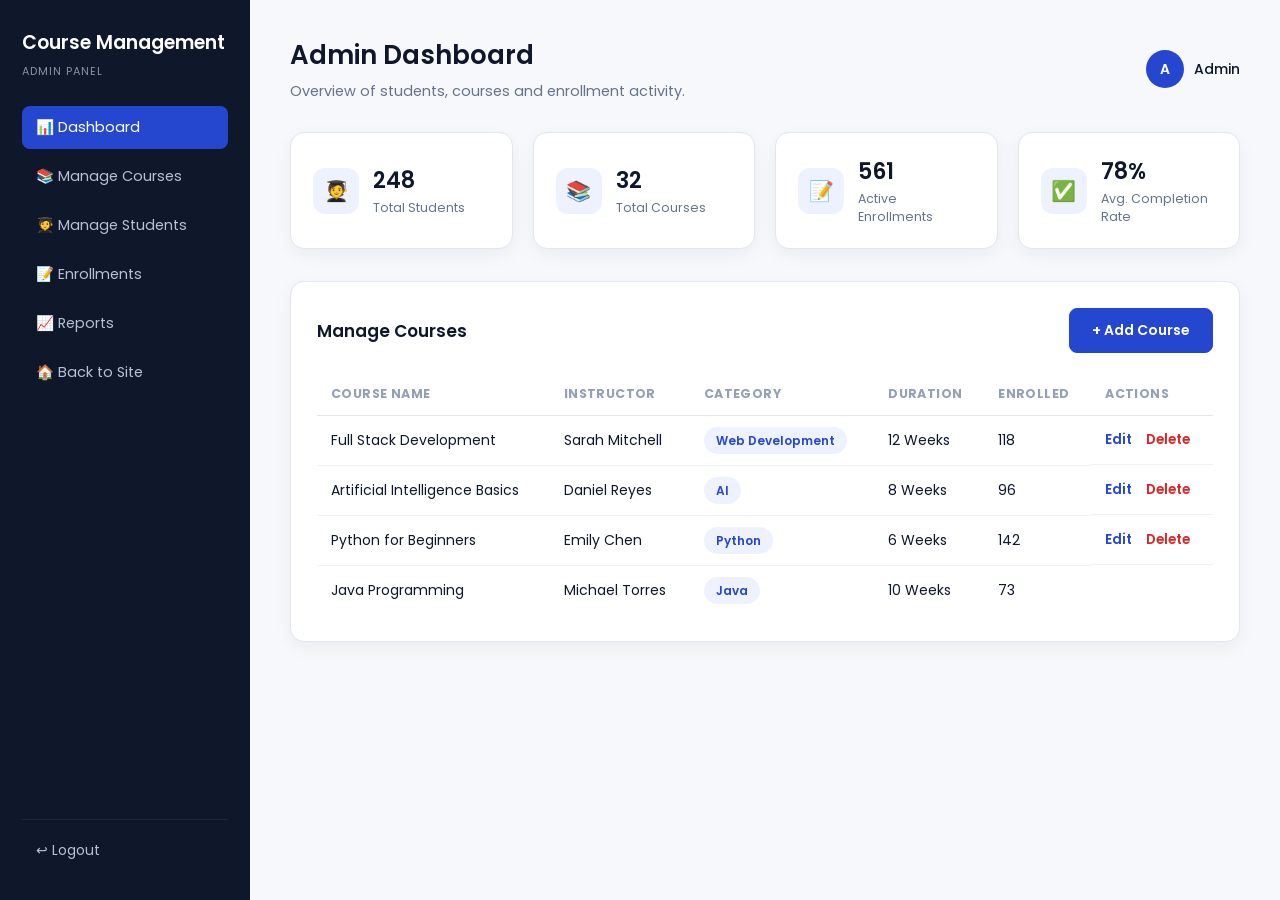
<file: Front End/admin.html>
<!DOCTYPE html>
<html lang="en">
<head>
<meta charset="UTF-8">
<meta name="viewport" content="width=device-width, initial-scale=1.0">
<title>Admin Dashboard | Student Course Management</title>
<link rel="stylesheet" href="admin.css">
<link href="https://fonts.googleapis.com/css2?family=Poppins:wght@300;400;500;600;700&display=swap" rel="stylesheet">
</head>
<body>

<div class="admin-layout">

<aside class="sidebar">
<div class="logo">Course Management</div>
<p class="sidebar-label">ADMIN PANEL</p>
<ul class="sidebar-nav">
<li class="active"><a href="admin.html">📊 Dashboard</a></li>
<li><a href="#">📚 Manage Courses</a></li>
<li><a href="#">🧑‍🎓 Manage Students</a></li>
<li><a href="#">📝 Enrollments</a></li>
<li><a href="#">📈 Reports</a></li>
<li><a href="index.html">🏠 Back to Site</a></li>
</ul>
<a href="login.html" class="logout-link">↩ Logout</a>
</aside>

<main class="admin-main">

<header class="admin-header">
<div>
<h1>Admin Dashboard</h1>
<p>Overview of students, courses and enrollment activity.</p>
</div>
<div class="admin-profile">
<div class="avatar">A</div>
<span>Admin</span>
</div>
</header>

<section class="admin-stats">
<div class="admin-stat-card">
<div class="stat-icon">🧑‍🎓</div>
<div><h2>248</h2><p>Total Students</p></div>
</div>
<div class="admin-stat-card">
<div class="stat-icon">📚</div>
<div><h2>32</h2><p>Total Courses</p></div>
</div>
<div class="admin-stat-card">
<div class="stat-icon">📝</div>
<div><h2>561</h2><p>Active Enrollments</p></div>
</div>
<div class="admin-stat-card">
<div class="stat-icon">✅</div>
<div><h2>78%</h2><p>Avg. Completion Rate</p></div>
</div>
</section>

<section class="admin-panel">
<div class="panel-header">
<h3>Manage Courses</h3>
<button class="btn">+ Add Course</button>
</div>

<table class="admin-table">
<thead>
<tr>
<th>Course Name</th>
<th>Instructor</th>
<th>Category</th>
<th>Duration</th>
<th>Enrolled</th>
<th>Actions</th>
</tr>
</thead>
<tbody>
<tr>
<td>Full Stack Development</td>
<td>Sarah Mitchell</td>
<td><span class="badge">Web Development</span></td>
<td>12 Weeks</td>
<td>118</td>
<td class="actions"><a href="#" class="edit-link">Edit</a><a href="#" class="delete-link">Delete</a></td>
</tr>
<tr>
<td>Artificial Intelligence Basics</td>
<td>Daniel Reyes</td>
<td><span class="badge">AI</span></td>
<td>8 Weeks</td>
<td>96</td>
<td class="actions"><a href="#" class="edit-link">Edit</a><a href="#" class="delete-link">Delete</a></td>
</tr>
<tr>
<td>Python for Beginners</td>
<td>Emily Chen</td>
<td><span class="badge">Python</span></td>
<td>6 Weeks</td>
<td>142</td>
<td class="actions"><a href="#" class="edit-link">Edit</a><a href="#" class="delete-link">Delete</a></td>
</tr>
<tr>
<td>Java Programming</td>
<td>Michael Torres</td>
<td><span class="badge">Java</span></td>
<td>10 Weeks</td>
<td>73</td>
<td
</file>
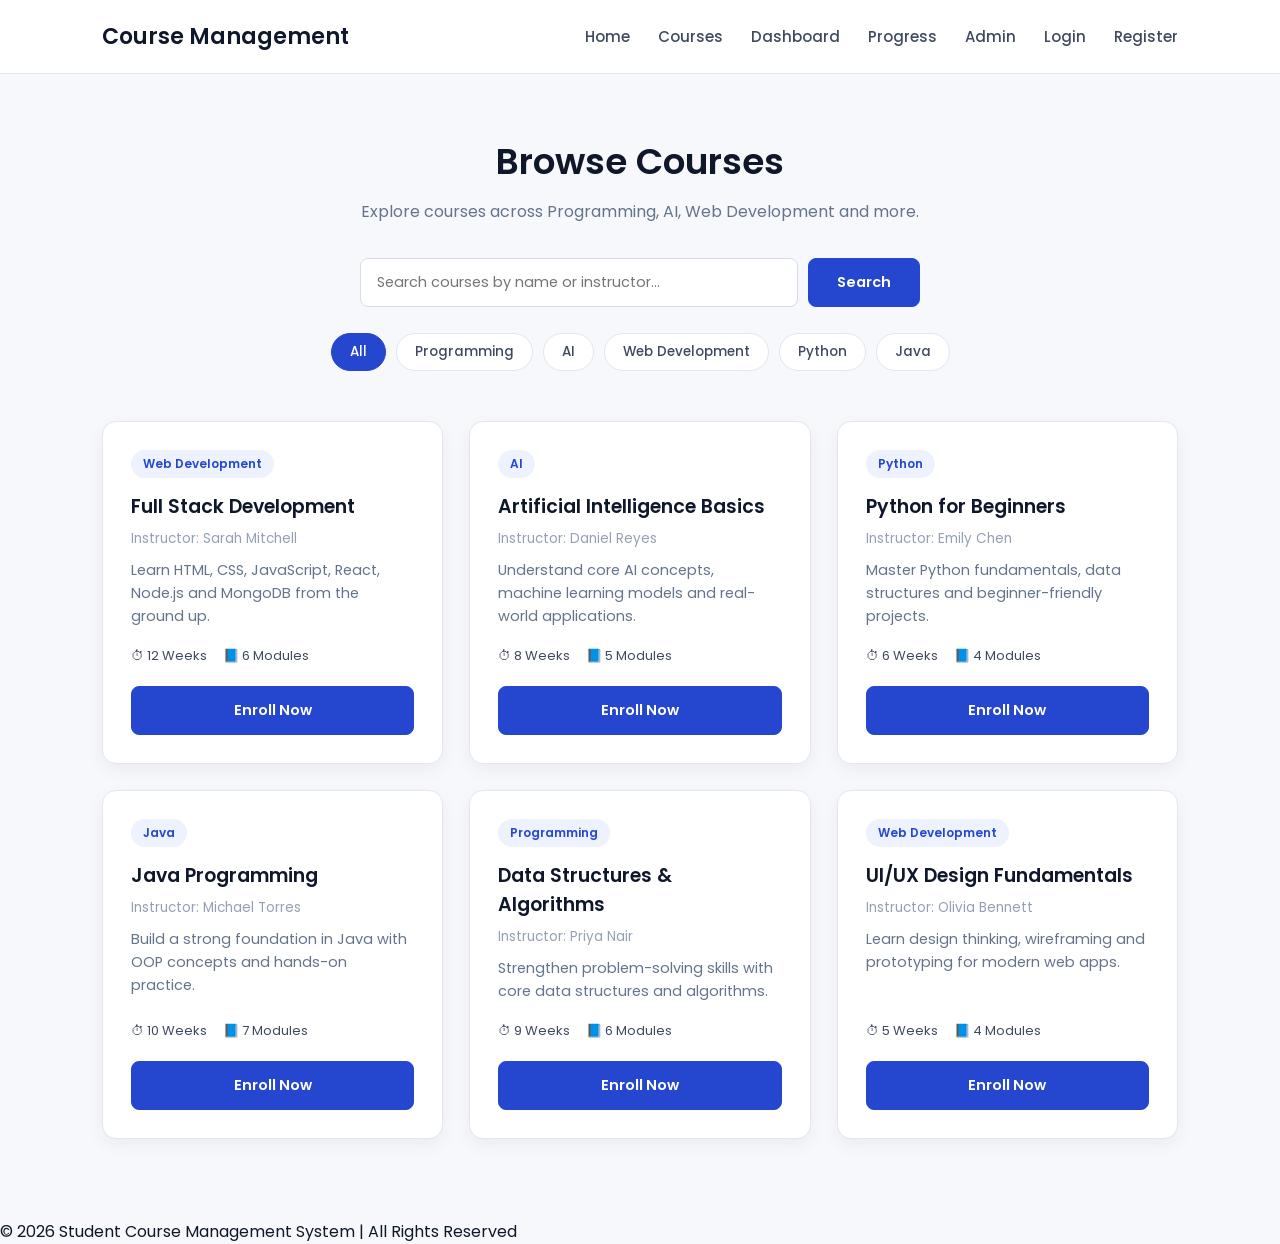
<file: Front End/courses.html>
<!DOCTYPE html>
<html lang="en">
<head>
<meta charset="UTF-8">
<meta name="viewport" content="width=device-width, initial-scale=1.0">
<title>Courses | Student Course Management</title>
<link rel="stylesheet" href="courses.css">
<link href="https://fonts.googleapis.com/css2?family=Poppins:wght@300;400;500;600;700&display=swap" rel="stylesheet">
</head>
<body>

<nav>
<div class="logo">Course Management</div>
<ul>
<li><a href="index.html">Home</a></li>
<li><a href="courses.html">Courses</a></li>
<li><a href="dashboard.html">Dashboard</a></li>
<li><a href="progress.html">Progress</a></li>
<li><a href="admin.html">Admin</a></li>
<li><a href="login.html">Login</a></li>
<li><a href="register.html">Register</a></li>
</ul>
</nav>
  
<section class="courses-header">
<h1>Browse Courses</h1>
<p>Explore courses across Programming, AI, Web Development and more.</p>

<div class="search-bar">
<input type="text" placeholder="Search courses by name or instructor...">
<button class="btn">Search</button>
</div>

<div class="filter-tags">
<span class="tag active">All</span>
<span class="tag">Programming</span>
<span class="tag">AI</span>
<span class="tag">Web Development</span>
<span class="tag">Python</span>
<span class="tag">Java</span>
</div>
</section>

<section class="course-grid">

<div class="course-card">
<span class="category-badge">Web Development</span>
<h3>Full Stack Development</h3>
<p class="instructor">Instructor: Sarah Mitchell</p>
<p class="description">Learn HTML, CSS, JavaScript, React, Node.js and MongoDB from the ground up.</p>
<div class="course-meta">
<span>⏱ 12 Weeks</span>
<span>📘 6 Modules</span>
</div>
<a href="#" class="btn btn-full">Enroll Now</a>
</div>

<div class="course-card">
<span class="category-badge">AI</span>
<h3>Artificial Intelligence Basics</h3>
<p class="instructor">Instructor: Daniel Reyes</p>
<p class="description">Understand core AI concepts, machine learning models and real-world applications.</p>
<div class="course-meta">
<span>⏱ 8 Weeks</span>
<span>📘 5 Modules</span>
</div>
<a href="#" class="btn btn-full">Enroll Now</a>
</div>

<div class="course-card">
<span class="category-badge">Python</span>
<h3>Python for Beginners</h3>
<p class="instructor">Instructor: Emily Chen</p>
<p class="description">Master Python fundamentals, data structures and beginner-friendly projects.</p>
<div class="course-meta">
<span>⏱ 6 Weeks</span>
<span>📘 4 Modules</span>
</div>
<a href="#" class="btn btn-full">Enroll Now</a>
</div>

<div class="course-card">
<span class="category-badge">Java</span>
<h3>Java Programming</h3>
<p class="instructor">Instructor: Michael Torres</p>
<p class="description">Build a strong foundation in Java with OOP concepts and hands-on practice.</p>
<div class="course-meta">
<span>⏱ 10 Weeks</span>
<span>📘 7 Modules</span>
</div>
<a href="#" class="btn btn-full">Enroll Now</a>
</div>

<div class="course-card">
<span class="category-badge">Programming</span>
<h3>Data Structures &amp; Algorithms</h3>
<p class="instructor">Instructor: Priya Nair</p>
<p class="description">Strengthen problem-solving skills with core data structures and algorithms.</p>
<div class="course-meta">
<span>⏱ 9 Weeks</span>
<span>📘 6 Modules</span>
</div>
<a href="#" class="btn btn-full">Enroll Now</a>
</div>

<div class="course-card">
<span class="category-badge">Web Development</span>
<h3>UI/UX Design Fundamentals</h3>
<p class="instructor">Instructor: Olivia Bennett</p>
<p class="description">Learn design thinking, wireframing and prototyping for modern web apps.</p>
<div class="course-meta">
<span>⏱ 5 Weeks</span>
<span>📘 4 Modules</span>
</div>
<a href="#" class="btn btn-full">Enroll Now</a>
</div>

</section>

<footer>
<p>© 2026 Student Course Management System | All Rights Reserved</p>
</footer>

</body>
</html>
</file>
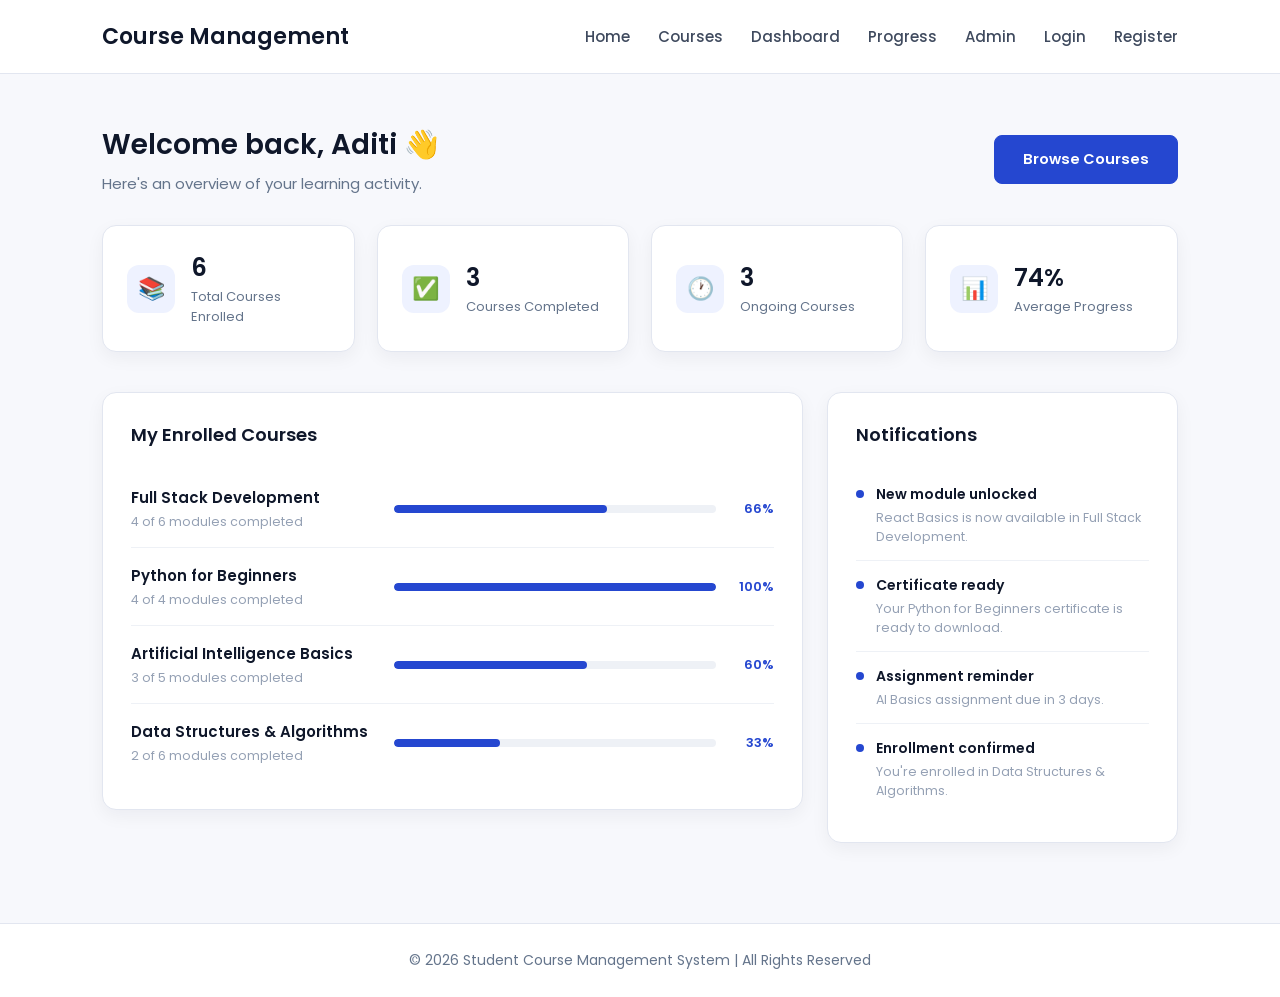
<file: Front End/dashboard.html>
<!DOCTYPE html>
<html lang="en">
<head>
<meta charset="UTF-8">
<meta name="viewport" content="width=device-width, initial-scale=1.0">
<title>Dashboard | Student Course Management</title>
<link rel="stylesheet" href="dashboard.css">
<link href="https://fonts.googleapis.com/css2?family=Poppins:wght@300;400;500;600;700&display=swap" rel="stylesheet">
</head>
<body>

<nav>
<div class="logo">Course Management</div>
<ul>
<li><a href="index.html">Home</a></li>
<li><a href="courses.html">Courses</a></li>
<li><a href="dashboard.html">Dashboard</a></li>
<li><a href="progress.html">Progress</a></li>
<li><a href="admin.html">Admin</a></li>
<li><a href="login.html">Login</a></li>
<li><a href="register.html">Register</a></li>
</ul>
</nav>

<section class="dashboard-header">
<div>
<h1>Welcome back, Aditi 👋</h1>
<p>Here's an overview of your learning activity.</p>
</div>
<a href="courses.html" class="btn">Browse Courses</a>
</section>

<section class="stats-grid">

<div class="stat-card">
<div class="stat-icon">📚</div>
<div>
<h2>6</h2>
<p>Total Courses Enrolled</p>
</div>
</div>

<div class="stat-card">
<div class="stat-icon">✅</div>
<div>
<h2>3</h2>
<p>Courses Completed</p>
</div>
</div>

<div class="stat-card">
<div class="stat-icon">🕐</div>
<div>
<h2>3</h2>
<p>Ongoing Courses</p>
</div>
</div>

<div class="stat-card">
<div class="stat-icon">📊</div>
<div>
<h2>74%</h2>
<p>Average Progress</p>
</div>
</div>

</section>

<section class="dashboard-body">

<div class="panel enrolled-panel">
<h3>My Enrolled Courses</h3>

<div class="course-row">
<div class="course-info">
<h4>Full Stack Development</h4>
<p>4 of 6 modules completed</p>
</div>
<div class="progress-track">
<div class="progress-fill" style="width:66%;"></div>
</div>
<span class="progress-percent">66%</span>
</div>

<div class="course-row">
<div class="course-info">
<h4>Python for Beginners</h4>
<p>4 of 4 modules completed</p>
</div>
<div class="progress-track">
<div class="progress-fill" style="width:100%;"></div>
</div>
<span class="progress-percent">100%</span>
</div>

<div class="course-row">
<div class="course-info">
<h4>Artificial Intelligence Basics</h4>
<p>3 of 5 modules completed</p>
</div>
<div class="progress-track">
<div class="progress-fill" style="width:60%;"></div>
</div>
<span class="progress-percent">60%</span>
</div>

<div class="course-row">
<div class="course-info">
<h4>Data Structures &amp; Algorithms</h4>
<p>2 of 6 modules completed</p>
</div>
<div class="progress-track">
<div class="progress-fill" style="width:33%;"></div>
</div>
<span class="progress-percent">33%</span>
</div>

</div>

<div class="panel notifications-panel">
<h3>Notifications</h3>

<div class="notif-item">
<span class="notif-dot"></span>
<div>
<p class="notif-title">New module unlocked</p>
<p class="notif-sub">React Basics is now available in Full Stack Development.</p>
</div>
</div>

<div class="notif-item">
<span class="notif-dot"></span>
<div>
<p class="notif-title">Certificate ready</p>
<p class="notif-sub">Your Python for Beginners certificate is ready to download.</p>
</div>
</div>

<div class="notif-item">
<span class="notif-dot"></span>
<div>
<p class="notif-title">Assignment reminder</p>
<p class="notif-sub">AI Basics assignment due in 3 days.</p>
</div>
</div>

<div class="notif-item">
<span class="notif-dot"></span>
<div>
<p class="notif-title">Enrollment confirmed</p>
<p class="notif-sub">You're enrolled in Data Structures &amp; Algorithms.</p>
</div>
</div>

</div>

</section>

<footer>
<p>© 2026 Student Course Management System | All Rights Reserved</p>
</footer>

</body>
</html>
</file>
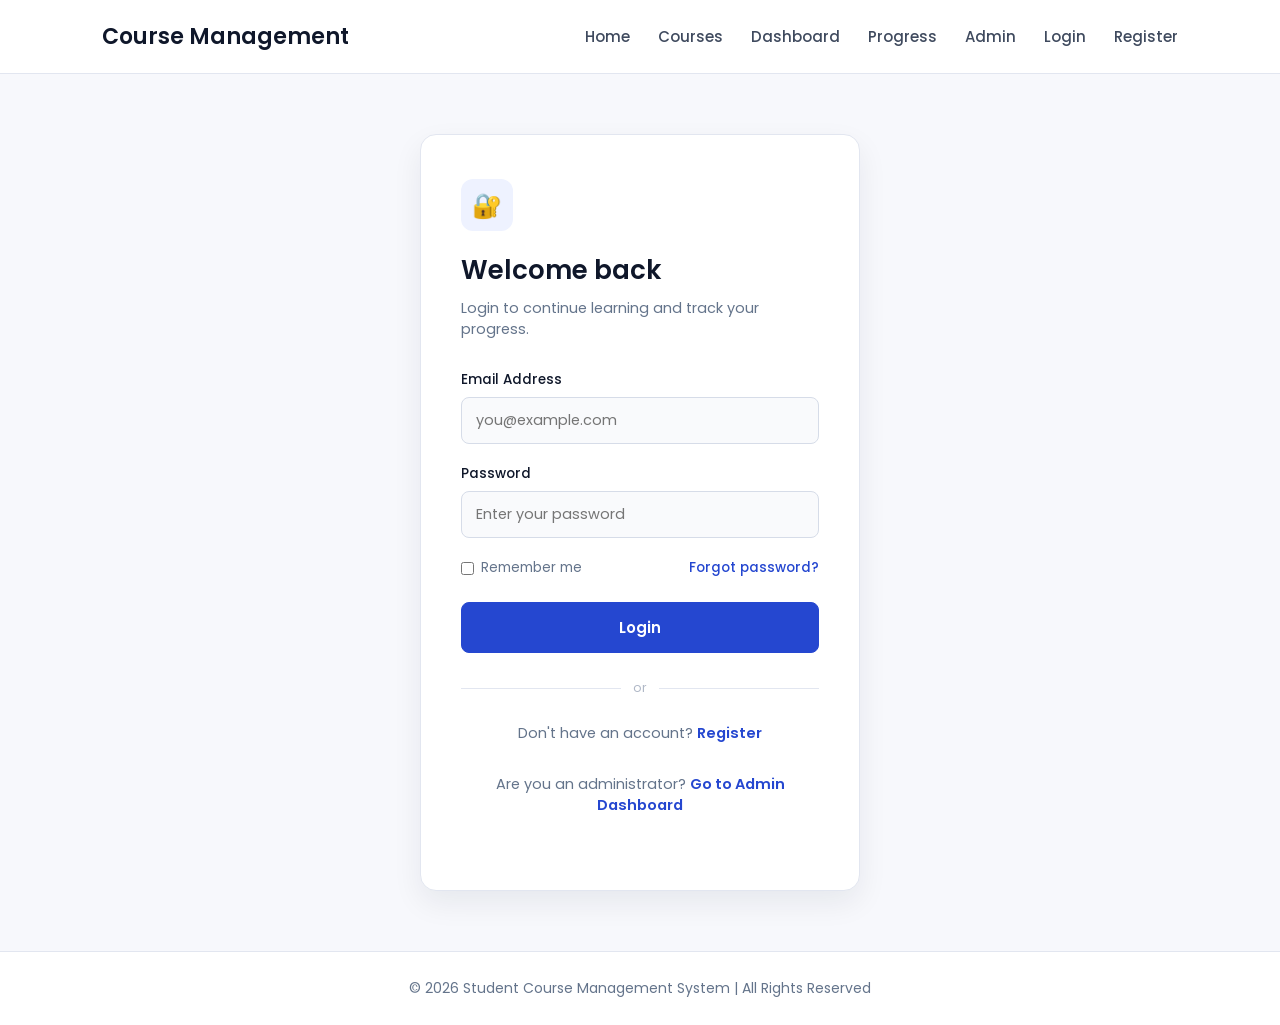
<file: Front End/login.html>
<!DOCTYPE html>
<html lang="en">
<head>
<meta charset="UTF-8">
<meta name="viewport" content="width=device-width, initial-scale=1.0">
<title>Login | Student Course Management</title>
<link rel="stylesheet" href="login.css">
<link href="https://fonts.googleapis.com/css2?family=Poppins:wght@300;400;500;600;700&display=swap" rel="stylesheet">
</head>
<body>

<nav>
<div class="logo">Course Management</div>
<ul>
<li><a href="index.html">Home</a></li>
<li><a href="courses.html">Courses</a></li>
<li><a href="dashboard.html">Dashboard</a></li>
<li><a href="progress.html">Progress</a></li>
<li><a href="admin.html">Admin</a></li>
<li><a href="login.html">Login</a></li>
<li><a href="register.html">Register</a></li>
</ul>
</nav>
  
<section class="auth-section">
<div class="auth-card">
<div class="auth-icon">🔐</div>
<h1>Welcome back</h1>
<p>Login to continue learning and track your progress.</p>

<form action="#" method="POST">
<div class="form-group">
<label for="email">Email Address</label>
<input type="email" id="email" name="email" placeholder="you@example.com" required>
</div>

<div class="form-group">
<label for="password">Password</label>
<input type="password" id="password" name="password" placeholder="Enter your password" required>
</div>

<div class="form-row">
<label class="checkbox"><input type="checkbox" name="remember"> Remember me</label>
<a href="#" class="forgot-link">Forgot password?</a>
</div>

<button type="submit" class="btn btn-full">Login</button>
</form>

<div class="auth-divider">or</div>
<p class="auth-switch">Don't have an account? <a href="register.html">Register</a></p>
<p class="auth-switch" style="margin-top:10px;">Are you an administrator? <a href="admin.html">Go to Admin Dashboard</a></p>
</div>
</section>

<footer>
<p>© 2026 Student Course Management System | All Rights Reserved</p>
</footer>

</body>
</html>
</file>
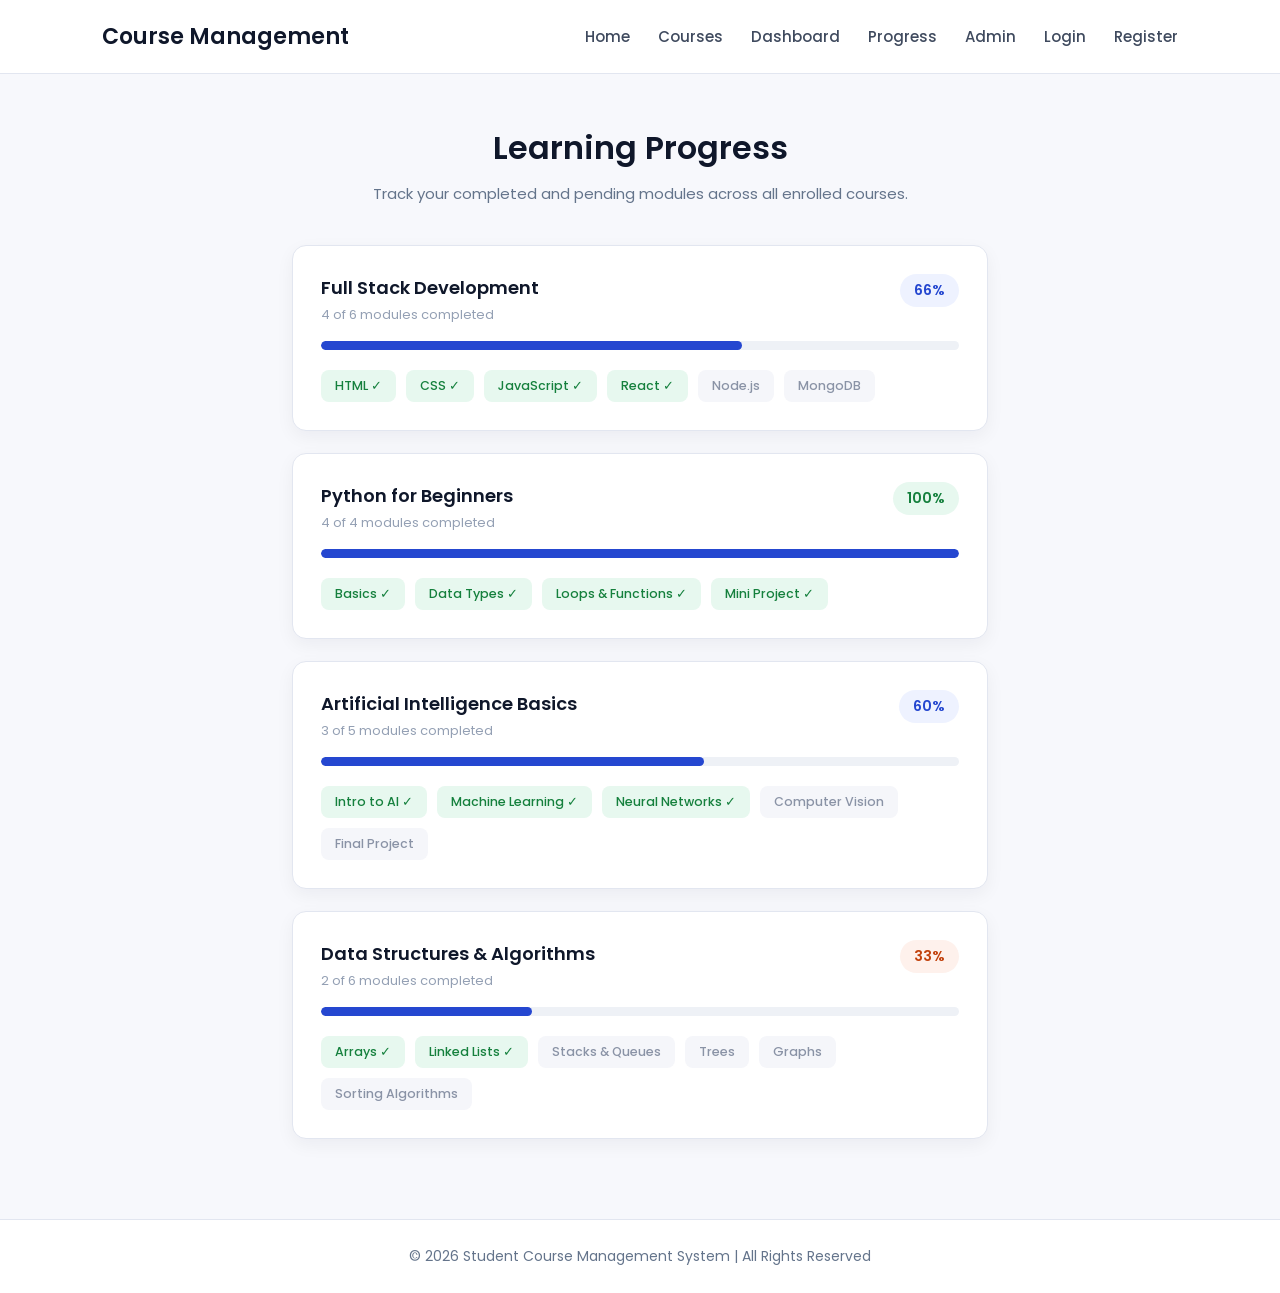
<file: Front End/progress.html>
<!DOCTYPE html>
<html lang="en">
<head>
<meta charset="UTF-8">
<meta name="viewport" content="width=device-width, initial-scale=1.0">
<title>Progress | Student Course Management</title>
<link rel="stylesheet" href="progress.css">
<link href="https://fonts.googleapis.com/css2?family=Poppins:wght@300;400;500;600;700&display=swap" rel="stylesheet">
</head>
<body>

<nav>
<div class="logo">Course Management</div>
<ul>
<li><a href="index.html">Home</a></li>
<li><a href="courses.html">Courses</a></li>
<li><a href="dashboard.html">Dashboard</a></li>
<li><a href="progress.html">Progress</a></li>
<li><a href="admin.html">Admin</a></li>
<li><a href="login.html">Login</a></li>
<li><a href="register.html">Register</a></li>
</ul>
</nav>

<section class="progress-header">
<h1>Learning Progress</h1>
<p>Track your completed and pending modules across all enrolled courses.</p>
</section>

<section class="progress-list">

<div class="progress-card">
<div class="progress-card-top">
<div>
<h3>Full Stack Development</h3>
<p class="modules-count">4 of 6 modules completed</p>
</div>
<span class="percent-badge">66%</span>
</div>
<div class="progress-track">
<div class="progress-fill" style="width:66%;"></div>
</div>
<div class="module-list">
<span class="module-tag done">HTML ✓</span>
<span class="module-tag done">CSS ✓</span>
<span class="module-tag done">JavaScript ✓</span>
<span class="module-tag done">React ✓</span>
<span class="module-tag pending">Node.js</span>
<span class="module-tag pending">MongoDB</span>
</div>
</div>

<div class="progress-card">
<div class="progress-card-top">
<div>
<h3>Python for Beginners</h3>
<p class="modules-count">4 of 4 modules completed</p>
</div>
<span class="percent-badge complete">100%</span>
</div>
<div class="progress-track">
<div class="progress-fill" style="width:100%;"></div>
</div>
<div class="module-list">
<span class="module-tag done">Basics ✓</span>
<span class="module-tag done">Data Types ✓</span>
<span class="module-tag done">Loops &amp; Functions ✓</span>
<span class="module-tag done">Mini Project ✓</span>
</div>
</div>

<div class="progress-card">
<div class="progress-card-top">
<div>
<h3>Artificial Intelligence Basics</h3>
<p class="modules-count">3 of 5 modules completed</p>
</div>
<span class="percent-badge">60%</span>
</div>
<div class="progress-track">
<div class="progress-fill" style="width:60%;"></div>
</div>
<div class="module-list">
<span class="module-tag done">Intro to AI ✓</span>
<span class="module-tag done">Machine Learning ✓</span>
<span class="module-tag done">Neural Networks ✓</span>
<span class="module-tag pending">Computer Vision</span>
<span class="module-tag pending">Final Project</span>
</div>
</div>

<div class="progress-card">
<div class="progress-card-top">
<div>
<h3>Data Structures &amp; Algorithms</h3>
<p class="modules-count">2 of 6 modules completed</p>
</div>
<span class="percent-badge low">33%</span>
</div>
<div class="progress-track">
<div class="progress-fill" style="width:33%;"></div>
</div>
<div class="module-list">
<span class="module-tag done">Arrays ✓</span>
<span class="module-tag done">Linked Lists ✓</span>
<span class="module-tag pending">Stacks &amp; Queues</span>
<span class="module-tag pending">Trees</span>
<span class="module-tag pending">Graphs</span>
<span class="module-tag pending">Sorting Algorithms</span>
</div>
</div>

</section>

<footer>
<p>© 2026 Student Course Management System | All Rights Reserved</p>
</footer>

</body>
</html>
</file>
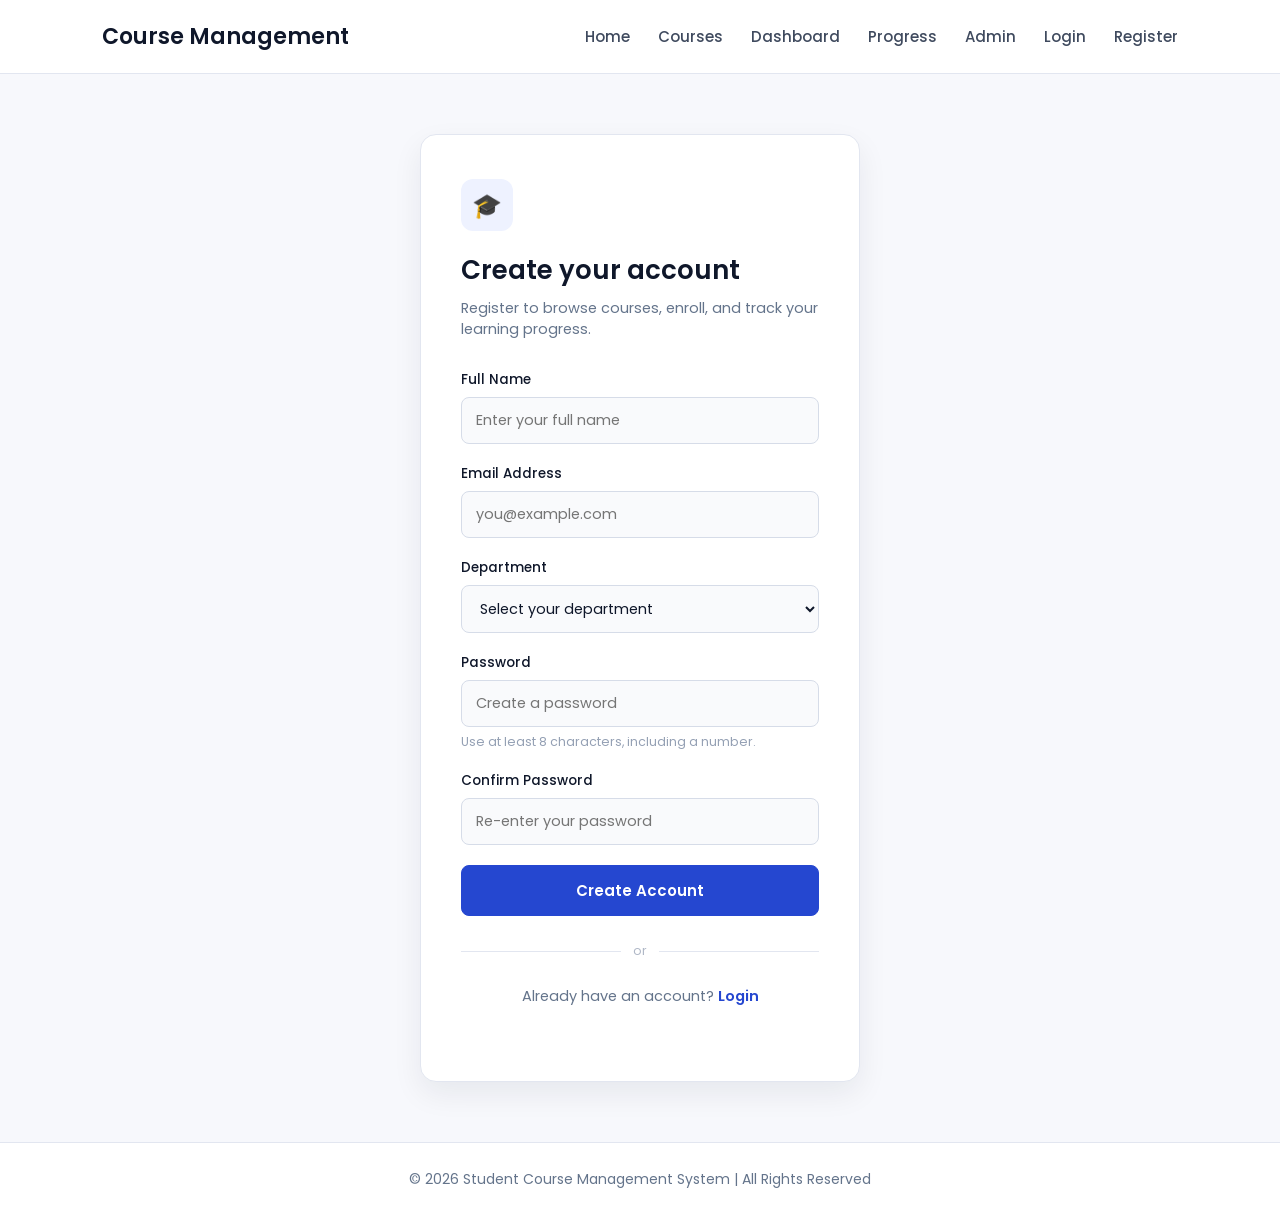
<file: Front End/register.html>
<!DOCTYPE html>
<html lang="en">
<head>
<meta charset="UTF-8">
<meta name="viewport" content="width=device-width, initial-scale=1.0">
<title>Register | Student Course Management</title>
<link rel="stylesheet" href="register.css">
<link href="https://fonts.googleapis.com/css2?family=Poppins:wght@300;400;500;600;700&display=swap" rel="stylesheet">
</head>
<body>

<nav>
<div class="logo">Course Management</div>
<ul>
<li><a href="index.html">Home</a></li>
<li><a href="courses.html">Courses</a></li>
<li><a href="dashboard.html">Dashboard</a></li>
<li><a href="progress.html">Progress</a></li>
<li><a href="admin.html">Admin</a></li>
<li><a href="login.html">Login</a></li>
<li><a href="register.html">Register</a></li>
</ul>
</nav>

<section class="auth-section">
<div class="auth-card">
<div class="auth-icon">🎓</div>
<h1>Create your account</h1>
<p>Register to browse courses, enroll, and track your learning progress.</p>

<form action="#" method="POST">
<div class="form-group">
<label for="name">Full Name</label>
<input type="text" id="name" name="name" placeholder="Enter your full name" required>
</div>

<div class="form-group">
<label for="email">Email Address</label>
<input type="email" id="email" name="email" placeholder="you@example.com" required>
</div>

<div class="form-group">
<label for="department">Department</label>
<select id="department" name="department" required>
<option value="" disabled selected>Select your department</option>
<option value="cs">Computer Science</option>
<option value="ai">Artificial Intelligence</option>
<option value="web">Web Development</option>
<option value="ece">Electronics &amp; Communication</option>
<option value="mech">Mechanical Engineering</option>
</select>
</div>

<div class="form-group">
<label for="password">Password</label>
<input type="password" id="password" name="password" placeholder="Create a password" required>
<p class="form-hint">Use at least 8 characters, including a number.</p>
</div>

<div class="form-group">
<label for="confirm-password">Confirm Password</label>
<input type="password" id="confirm-password" name="confirm-password" placeholder="Re-enter your password" required>
</div>

<button type="submit" class="btn btn-full">Create Account</button>
</form>

<div class="auth-divider">or</div>
<p class="auth-switch">Already have an account? <a href="login.html">Login</a></p>
</div>
</section>

<footer>
<p>© 2026 Student Course Management System | All Rights Reserved</p>
</footer>

</body>
</html>
</file>
<file: Front End/admin.css>
*{margin:0;padding:0;box-sizing:border-box;font-family:'Poppins',sans-serif;}
body{background:#F7F8FC;color:#0F172A;}
a{text-decoration:none;color:inherit;}

.admin-layout{display:flex;min-height:100vh;}

/* Sidebar */
.sidebar{width:250px;background:#0F172A;color:#FFFFFF;display:flex;flex-direction:column;padding:28px 22px;position:sticky;top:0;height:100vh;flex-shrink:0;}
.sidebar .logo{font-size:19px;font-weight:600;margin-bottom:6px;}
.sidebar-label{font-size:11px;letter-spacing:1px;color:#8A93A6;margin-bottom:26px;}
.sidebar-nav{list-style:none;flex-grow:1;}
.sidebar-nav li{margin-bottom:6px;}
.sidebar-nav li a{display:block;padding:11px 14px;border-radius:8px;font-size:14.5px;color:#B6C0D6;transition:.2s;}
.sidebar-nav li a:hover{background:#1B2436;color:#FFFFFF;}
.sidebar-nav li.active a{background:#2547D0;color:#FFFFFF;}
.logout-link{padding:11px 14px;font-size:14px;color:#B6C0D6;border-top:1px solid #1E293B;padding-top:20px;}
.logout-link:hover{color:#FFFFFF;}

/* Main */
.admin-main{flex:1;padding:36px 40px;max-width:100%;overflow-x:hidden;}

.admin-header{display:flex;justify-content:space-between;align-items:center;margin-bottom:30px;flex-wrap:wrap;gap:16px;}
.admin-header h1{font-size:26px;font-weight:600;margin-bottom:6px;}
.admin-header p{color:#64748B;font-size:14.5px;}
.admin-profile{display:flex;align-items:center;gap:10px;font-size:14px;font-weight:500;}
.avatar{width:38px;height:38px;border-radius:50%;background:#2547D0;color:#FFFFFF;display:flex;align-items:center;justify-content:center;font-weight:600;}

.btn{background:#2547D0;color:#FFFFFF;border:1px solid #2547D0;padding:11px 22px;border-radius:8px;font-size:14px;font-weight:600;cursor:pointer;transition:.25s;}
.btn:hover{background:#1B36A8;}

/* Stats */
.admin-stats{display:grid;grid-template-columns:repeat(4,1fr);gap:20px;margin-bottom:32px;}
.admin-stat-card{background:#FFFFFF;border:1px solid #E2E6F0;border-radius:14px;padding:22px;display:flex;align-items:center;gap:14px;box-shadow:0 6px 18px rgba(15,23,42,.05);}
.stat-icon{width:46px;height:46px;border-radius:12px;background:#EEF2FF;display:flex;align-items:center;justify-content:center;font-size:20px;flex-shrink:0;}
.admin-stat-card h2{font-size:22px;font-weight:600;}
.admin-stat-card p{font-size:12.5px;color:#64748B;margin-top:2px;}

/* Panels */
.admin-panel{background:#FFFFFF;border:1px solid #E2E6F0;border-radius:14px;padding:26px;margin-bottom:28px;box-shadow:0 6px 18px rgba(15,23,42,.05);overflow-x:auto;}
.panel-header{display:flex;justify-content:space-between;align-items:center;margin-bottom:20px;}
.panel-header h3{font-size:17px;font-weight:600;}
.view-all-link{color:#2547D0;font-size:13.5px;font-weight:600;}
.view-all-link:hover{text-decoration:underline;}

/* Table */
.admin-table{width:100%;border-collapse:collapse;min-width:640px;}
.admin-table th{text-align:left;font-size:12.5px;color:#94A0B4;text-transform:uppercase;letter-spacing:.4px;padding:12px 14px;border-bottom:1px solid #E2E6F0;}
.admin-table td{padding:14px;font-size:14px;border-bottom:1px solid #EEF1F6;}
.admin-table tr:last-child td{border-bottom:none;}

.badge{background:#EEF2FF;color:#2547D0;font-size:12px;font-weight:600;padding:5px 12px;border-radius:20px;}

.status{font-size:12px;font-weight:600;padding:5px 12px;border-radius:20px;}
.status.active{background:#E7F8EF;color:#15803D;}
.status.inactive{background:#F5F6FA;color:#8A93A6;}

.actions{display:flex;gap:14px;}
.edit-link{color:#2547D0;font-weight:600;font-size:13.5px;}
.delete-link{color:#DC2626;font-weight:600;font-size:13.5px;}
.edit-link:hover,.delete-link:hover{text-decoration:underline;}

/* Responsive */
@media(max-width:1100px){
.admin-stats{grid-template-columns:repeat(2,1fr);}
}
@media(max-width:900px){
.admin-layout{flex-direction:column;}
.sidebar{width:100%;height:auto;position:relative;flex-direction:row;flex-wrap:wrap;align-items:center;gap:14px;padding:18px 20px;}
.sidebar-label{display:none;}
.sidebar-nav{display:flex;flex-wrap:wrap;gap:6px;flex-grow:0;}
.sidebar-nav li{margin-bottom:0;}
.logout-link{border-top:none;padding-top:0;}
.admin-main{padding:26px 20px;}
}
</file>
<file: Front End/courses.css>
*{margin:0;padding:0;box-sizing:border-box;font-family:'Poppins',sans-serif;}
body{background:#F7F8FC;color:#0F172A;}
a{text-decoration:none;color:inherit;}

nav{display:flex;justify-content:space-between;align-items:center;padding:20px 8%;background:#FFFFFF;border-bottom:1px solid #E2E6F0;position:sticky;top:0;z-index:100;}
.logo{font-size:22px;font-weight:600;}
nav ul{list-style:none;display:flex;gap:34px;}
nav ul{list-style:none;display:flex;gap:28px;flex-wrap:wrap;}
nav ul li a{font-size:15px;font-weight:500;color:#3F4A5E;transition:color .25s;position:relative;}
nav ul li a::after{content:'';position:absolute;left:0;bottom:-6px;width:0;height:2px;background:#2547D0;transition:width .25s;}
nav ul li a:hover{color:#2547D0;}
nav ul li a:hover::after{width:100%;}

.btn{background:#2547D0;color:#FFFFFF;border:1px solid #2547D0;padding:13px 28px;border-radius:8px;font-size:14.5px;font-weight:600;cursor:pointer;transition:.25s;display:inline-block;text-align:center;}
.btn:hover{background:#1B36A8;border-color:#1B36A8;}
.btn-full{width:100%;}

/* Courses Header */
.courses-header{padding:60px 8% 30px;text-align:center;}
.courses-header h1{font-size:36px;font-weight:600;margin-bottom:10px;}
.courses-header>p{color:#64748B;font-size:16px;margin-bottom:34px;}

.search-bar{display:flex;max-width:560px;margin:0 auto 26px;gap:10px;}
.search-bar input{flex:1;padding:13px 16px;border:1px solid #D6DCE8;border-radius:8px;font-size:14.5px;font-family:'Poppins',sans-serif;background:#FFFFFF;}
.search-bar input:focus{outline:none;border-color:#2547D0;box-shadow:0 0 0 3px rgba(37,71,208,.12);}

.filter-tags{display:flex;justify-content:center;flex-wrap:wrap;gap:10px;}
.tag{padding:8px 18px;border-radius:20px;font-size:13.5px;font-weight:500;color:#3F4A5E;background:#FFFFFF;border:1px solid #E2E6F0;cursor:pointer;transition:.2s;}
.tag:hover{border-color:#2547D0;color:#2547D0;}
.tag.active{background:#2547D0;color:#FFFFFF;border-color:#2547D0;}

/* Course Grid */
.course-grid{display:grid;grid-template-columns:repeat(3,1fr);gap:26px;padding:20px 8% 80px;}
.course-card{background:#FFFFFF;border:1px solid #E2E6F0;border-radius:14px;padding:28px;box-shadow:0 6px 18px rgba(15,23,42,.05);transition:.3s;display:flex;flex-direction:column;}
.course-card:hover{transform:translateY(-6px);box-shadow:0 18px 35px rgba(37,71,208,.14);border-color:#C7D2FE;}

.category-badge{align-self:flex-start;background:#EEF2FF;color:#2547D0;font-size:12px;font-weight:600;padding:5px 12px;border-radius:20px;margin-bottom:14px;}
.course-card h3{font-size:19px;font-weight:600;margin-bottom:8px;}
.instructor{font-size:13.5px;color:#94A0B4;margin-bottom:10px;}
.description{font-size:14.5px;color:#64748B;line-height:23px;margin-bottom:18px;flex-grow:1;}

.course-meta{display:flex;gap:16px;font-size:13px;color:#3F4A5E;margin-bottom:20px;}

/* Responsive */
@media(max-width:1100px){
.course-grid{grid-template-columns:repeat(2,1fr);}
}
@media(max-width:900px){
nav{flex-direction:column;}
nav ul{margin-top:15px;flex-wrap:wrap;justify-content:center;gap:18px;}
.course-grid{grid-template-columns:1fr;}
.search-bar{flex-direction:column;}
}
</file>
<file: Front End/dashboard.css>
*{margin:0;padding:0;box-sizing:border-box;font-family:'Poppins',sans-serif;}
body{background:#F7F8FC;color:#0F172A;}
a{text-decoration:none;color:inherit;}

nav{display:flex;justify-content:space-between;align-items:center;padding:20px 8%;background:#FFFFFF;border-bottom:1px solid #E2E6F0;position:sticky;top:0;z-index:100;}
.logo{font-size:22px;font-weight:600;}
nav ul{list-style:none;display:flex;gap:34px;}
nav ul{list-style:none;display:flex;gap:28px;flex-wrap:wrap;}
nav ul li a{font-size:15px;font-weight:500;color:#3F4A5E;transition:color .25s;position:relative;}
nav ul li a::after{content:'';position:absolute;left:0;bottom:-6px;width:0;height:2px;background:#2547D0;transition:width .25s;}
nav ul li a:hover{color:#2547D0;}
nav ul li a:hover::after{width:100%;}

.btn{background:#2547D0;color:#FFFFFF;border:1px solid #2547D0;padding:13px 28px;border-radius:8px;font-size:14.5px;font-weight:600;cursor:pointer;transition:.25s;}
.btn:hover{background:#1B36A8;border-color:#1B36A8;}

/* Dashboard Header */
.dashboard-header{display:flex;justify-content:space-between;align-items:center;padding:50px 8% 30px;flex-wrap:wrap;gap:16px;}
.dashboard-header h1{font-size:28px;font-weight:600;margin-bottom:6px;}
.dashboard-header p{color:#64748B;font-size:15px;}

/* Stats */
.stats-grid{display:grid;grid-template-columns:repeat(4,1fr);gap:22px;padding:0 8% 40px;}
.stat-card{background:#FFFFFF;border:1px solid #E2E6F0;border-radius:14px;padding:24px;display:flex;align-items:center;gap:16px;box-shadow:0 6px 18px rgba(15,23,42,.05);}
.stat-icon{width:48px;height:48px;border-radius:12px;background:#EEF2FF;display:flex;align-items:center;justify-content:center;font-size:22px;flex-shrink:0;}
.stat-card h2{font-size:24px;font-weight:600;}
.stat-card p{font-size:13px;color:#64748B;margin-top:2px;}

/* Body */
.dashboard-body{display:grid;grid-template-columns:2fr 1fr;gap:24px;padding:0 8% 80px;align-items:start;}
.panel{background:#FFFFFF;border:1px solid #E2E6F0;border-radius:14px;padding:28px;box-shadow:0 6px 18px rgba(15,23,42,.05);}
.panel h3{font-size:18px;font-weight:600;margin-bottom:22px;}

/* Enrolled Courses */
.course-row{display:flex;align-items:center;gap:18px;padding:16px 0;border-bottom:1px solid #EEF1F6;}
.course-row:last-child{border-bottom:none;}
.course-info{width:38%;}
.course-info h4{font-size:15px;font-weight:600;margin-bottom:4px;}
.course-info p{font-size:12.5px;color:#94A0B4;}
.progress-track{flex:1;height:8px;background:#EEF1F6;border-radius:20px;overflow:hidden;}
.progress-fill{height:100%;background:#2547D0;border-radius:20px;}
.progress-percent{width:40px;text-align:right;font-size:13px;font-weight:600;color:#2547D0;}

/* Notifications */
.notif-item{display:flex;gap:12px;padding:14px 0;border-bottom:1px solid #EEF1F6;}
.notif-item:last-child{border-bottom:none;}
.notif-dot{width:8px;height:8px;border-radius:50%;background:#2547D0;margin-top:6px;flex-shrink:0;}
.notif-title{font-size:14px;font-weight:600;margin-bottom:3px;}
.notif-sub{font-size:12.5px;color:#94A0B4;line-height:19px;}

footer{background:#FFFFFF;color:#64748B;text-align:center;padding:26px;border-top:1px solid #E2E6F0;font-size:14px;}

/* Responsive */
@media(max-width:1100px){
.stats-grid{grid-template-columns:repeat(2,1fr);}
.dashboard-body{grid-template-columns:1fr;}
}
@media(max-width:900px){
nav{flex-direction:column;}
nav ul{margin-top:15px;flex-wrap:wrap;justify-content:center;gap:18px;}
.dashboard-header{flex-direction:column;align-items:flex-start;}
.course-row{flex-wrap:wrap;}
.course-info{width:100%;}
}
</file>
<file: Front End/login.css>
*{margin:0;padding:0;box-sizing:border-box;font-family:'Poppins',sans-serif;}
body{background:#F7F8FC;color:#0F172A;}
a{text-decoration:none;color:inherit;}

nav{display:flex;justify-content:space-between;align-items:center;padding:20px 8%;background:#FFFFFF;border-bottom:1px solid #E2E6F0;position:sticky;top:0;z-index:100;}
.logo{font-size:22px;font-weight:600;}
nav ul{list-style:none;display:flex;gap:34px;}
nav ul{list-style:none;display:flex;gap:28px;flex-wrap:wrap;}
nav ul li a{font-size:15px;font-weight:500;color:#3F4A5E;transition:color .25s;position:relative;}
nav ul li a::after{content:'';position:absolute;left:0;bottom:-6px;width:0;height:2px;background:#2547D0;transition:width .25s;}
nav ul li a:hover{color:#2547D0;}
nav ul li a:hover::after{width:100%;}

.btn{background:#2547D0;color:#FFFFFF;border:1px solid #2547D0;padding:13px 32px;border-radius:8px;font-size:15px;font-weight:600;cursor:pointer;transition:.25s;}
.btn:hover{background:#1B36A8;border-color:#1B36A8;}

.auth-section{display:flex;align-items:center;justify-content:center;min-height:calc(100vh - 82px);padding:60px 8%;}
.auth-card{width:100%;max-width:440px;background:#FFFFFF;border:1px solid #E2E6F0;border-radius:16px;padding:44px 40px;box-shadow:0 12px 30px rgba(15,23,42,.07);}
.auth-icon{width:52px;height:52px;border-radius:12px;background:#EEF2FF;display:flex;align-items:center;justify-content:center;font-size:24px;margin-bottom:20px;}
.auth-card h1{font-size:26px;font-weight:600;margin-bottom:8px;}
.auth-card>p{color:#64748B;font-size:14.5px;margin-bottom:30px;}

.form-group{margin-bottom:20px;text-align:left;}
.form-group label{display:block;font-size:13.5px;font-weight:500;margin-bottom:7px;}
.form-group input{width:100%;padding:12px 14px;border:1px solid #D6DCE8;border-radius:8px;font-size:14.5px;font-family:'Poppins',sans-serif;color:#0F172A;background:#F9FAFC;transition:.2s;}
.form-group input:focus{outline:none;border-color:#2547D0;background:#FFFFFF;box-shadow:0 0 0 3px rgba(37,71,208,.12);}

.form-row{display:flex;justify-content:space-between;align-items:center;margin-bottom:24px;font-size:13.5px;}
.checkbox{display:flex;align-items:center;gap:7px;color:#64748B;cursor:pointer;}
.forgot-link{color:#2547D0;font-weight:500;}
.forgot-link:hover{text-decoration:underline;}

.btn-full{width:100%;text-align:center;display:block;}

.auth-switch{text-align:center;margin-top:26px;font-size:14px;color:#64748B;}
.auth-switch a{color:#2547D0;font-weight:600;}
.auth-switch a:hover{text-decoration:underline;}

.auth-divider{display:flex;align-items:center;gap:12px;margin:26px 0;color:#B0B8C7;font-size:12.5px;}
.auth-divider::before,.auth-divider::after{content:'';flex:1;height:1px;background:#E2E6F0;}

footer{background:#FFFFFF;color:#64748B;text-align:center;padding:26px;border-top:1px solid #E2E6F0;font-size:14px;}

@media(max-width:900px){
nav{flex-direction:column;}
nav ul{margin-top:15px;flex-wrap:wrap;justify-content:center;gap:18px;}
.auth-card{padding:34px 26px;}
}
</file>
<file: Front End/progress.css>
*{margin:0;padding:0;box-sizing:border-box;font-family:'Poppins',sans-serif;}
body{background:#F7F8FC;color:#0F172A;}
a{text-decoration:none;color:inherit;}

nav{display:flex;justify-content:space-between;align-items:center;padding:20px 8%;background:#FFFFFF;border-bottom:1px solid #E2E6F0;position:sticky;top:0;z-index:100;}
.logo{font-size:22px;font-weight:600;}
nav ul{list-style:none;display:flex;gap:34px;}
nav ul{list-style:none;display:flex;gap:28px;flex-wrap:wrap;}
nav ul li a{font-size:15px;font-weight:500;color:#3F4A5E;transition:color .25s;position:relative;}
nav ul li a::after{content:'';position:absolute;left:0;bottom:-6px;width:0;height:2px;background:#2547D0;transition:width .25s;}
nav ul li a:hover{color:#2547D0;}
nav ul li a:hover::after{width:100%;}

/* Header */
.progress-header{padding:50px 8% 10px;text-align:center;}
.progress-header h1{font-size:32px;font-weight:600;margin-bottom:10px;}
.progress-header p{color:#64748B;font-size:15px;}

/* Progress List */
.progress-list{display:flex;flex-direction:column;gap:22px;padding:30px 8% 80px;max-width:900px;margin:0 auto;}
.progress-card{background:#FFFFFF;border:1px solid #E2E6F0;border-radius:14px;padding:28px;box-shadow:0 6px 18px rgba(15,23,42,.05);}

.progress-card-top{display:flex;justify-content:space-between;align-items:flex-start;margin-bottom:16px;}
.progress-card-top h3{font-size:18px;font-weight:600;margin-bottom:4px;}
.modules-count{font-size:13px;color:#94A0B4;}

.percent-badge{background:#EEF2FF;color:#2547D0;font-size:14px;font-weight:600;padding:6px 14px;border-radius:20px;flex-shrink:0;}
.percent-badge.complete{background:#E7F8EF;color:#15803D;}
.percent-badge.low{background:#FEF1EC;color:#C2410C;}

.progress-track{height:9px;background:#EEF1F6;border-radius:20px;overflow:hidden;margin-bottom:20px;}
.progress-fill{height:100%;background:#2547D0;border-radius:20px;}

.module-list{display:flex;flex-wrap:wrap;gap:10px;}
.module-tag{font-size:12.5px;font-weight:500;padding:7px 14px;border-radius:8px;background:#F5F6FA;color:#94A0B4;}
.module-tag.done{background:#E7F8EF;color:#15803D;}
.module-tag.pending{background:#F5F6FA;color:#8A93A6;}

footer{background:#FFFFFF;color:#64748B;text-align:center;padding:26px;border-top:1px solid #E2E6F0;font-size:14px;}

/* Responsive */
@media(max-width:900px){
nav{flex-direction:column;}
nav ul{margin-top:15px;flex-wrap:wrap;justify-content:center;gap:18px;}
.progress-card-top{flex-direction:column;gap:10px;}
}
</file>
<file: Front End/register.css>
*{margin:0;padding:0;box-sizing:border-box;font-family:'Poppins',sans-serif;}
body{background:#F7F8FC;color:#0F172A;}
a{text-decoration:none;color:inherit;}

nav{display:flex;justify-content:space-between;align-items:center;padding:20px 8%;background:#FFFFFF;border-bottom:1px solid #E2E6F0;position:sticky;top:0;z-index:100;}
.logo{font-size:22px;font-weight:600;}
nav ul{list-style:none;display:flex;gap:34px;}
nav ul{list-style:none;display:flex;gap:28px;flex-wrap:wrap;}
nav ul li a{font-size:15px;font-weight:500;color:#3F4A5E;transition:color .25s;position:relative;}
nav ul li a::after{content:'';position:absolute;left:0;bottom:-6px;width:0;height:2px;background:#2547D0;transition:width .25s;}
nav ul li a:hover{color:#2547D0;}
nav ul li a:hover::after{width:100%;}

.btn{background:#2547D0;color:#FFFFFF;border:1px solid #2547D0;padding:13px 32px;border-radius:8px;font-size:15px;font-weight:600;cursor:pointer;transition:.25s;}
.btn:hover{background:#1B36A8;border-color:#1B36A8;}

.auth-section{display:flex;align-items:center;justify-content:center;min-height:calc(100vh - 82px);padding:60px 8%;}
.auth-card{width:100%;max-width:440px;background:#FFFFFF;border:1px solid #E2E6F0;border-radius:16px;padding:44px 40px;box-shadow:0 12px 30px rgba(15,23,42,.07);}
.auth-icon{width:52px;height:52px;border-radius:12px;background:#EEF2FF;display:flex;align-items:center;justify-content:center;font-size:24px;margin-bottom:20px;}
.auth-card h1{font-size:26px;font-weight:600;margin-bottom:8px;}
.auth-card>p{color:#64748B;font-size:14.5px;margin-bottom:30px;}

.form-group{margin-bottom:20px;text-align:left;}
.form-group label{display:block;font-size:13.5px;font-weight:500;margin-bottom:7px;}
.form-group input,.form-group select{width:100%;padding:12px 14px;border:1px solid #D6DCE8;border-radius:8px;font-size:14.5px;font-family:'Poppins',sans-serif;color:#0F172A;background:#F9FAFC;transition:.2s;}
.form-group input:focus,.form-group select:focus{outline:none;border-color:#2547D0;background:#FFFFFF;box-shadow:0 0 0 3px rgba(37,71,208,.12);}
.form-hint{font-size:12.5px;color:#94A0B4;margin-top:6px;}

.btn-full{width:100%;text-align:center;display:block;margin-top:8px;}

.auth-switch{text-align:center;margin-top:26px;font-size:14px;color:#64748B;}
.auth-switch a{color:#2547D0;font-weight:600;}
.auth-switch a:hover{text-decoration:underline;}

.auth-divider{display:flex;align-items:center;gap:12px;margin:26px 0;color:#B0B8C7;font-size:12.5px;}
.auth-divider::before,.auth-divider::after{content:'';flex:1;height:1px;background:#E2E6F0;}

footer{background:#FFFFFF;color:#64748B;text-align:center;padding:26px;border-top:1px solid #E2E6F0;font-size:14px;}

@media(max-width:900px){
nav{flex-direction:column;}
nav ul{margin-top:15px;flex-wrap:wrap;justify-content:center;gap:18px;}
.auth-card{padding:34px 26px;}
}
</file>
